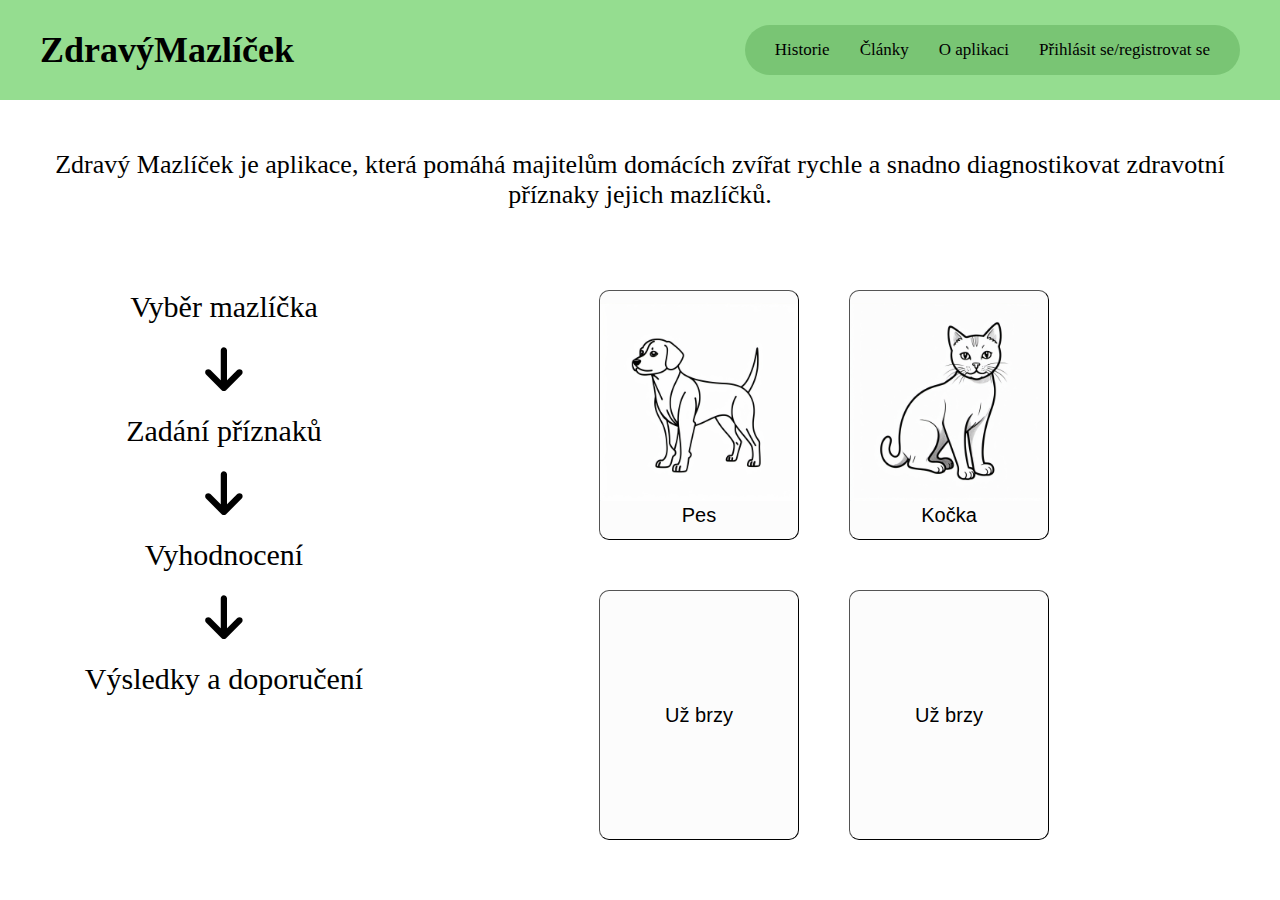
<file: frontend/index.html>
<!DOCTYPE html>
<html lang="cs">
  <head>
    <meta charset="UTF-8" />
    <title>Main page</title>
    <meta name="viewport" content="width=device-width, initial-scale=1" />
    <link rel="stylesheet" href="styles/style.css" />
    <link
      rel="stylesheet"
      href="https://cdnjs.cloudflare.com/ajax/libs/font-awesome/6.0.0-beta3/css/all.min.css"
    />
    <script src="script/app.js"></script>
  </head>

  <body class="index">
    <header>
      <div class="centerHeader">
        <div class="appName">
          <h1>ZdravýMazlíček</h1>
        </div>
        <nav>
          <a href="index.html">Domů</a>
          <a href="history.html">Historie</a>
          <a href="articles.html">Články</a>
          <a href="about_app.html">O aplikaci</a>
          <a href="sign_in_register.html">Přihlásit se/registrovat se</a>
        </nav>
      </div>
    </header>

    <article>
      <p>
        Zdravý Mazlíček je aplikace, která pomáhá majitelům domácích zvířat
        rychle a snadno diagnostikovat zdravotní příznaky jejich mazlíčků.
      </p>
    </article>

    <div class="mainAsideLayout">
      <aside>
        <div>Vyběr mazlíčka</div>
        <i class="fa-sharp fa-solid fa-arrow-down"></i>
        <div>Zadání příznaků</div>
        <i class="fa-sharp fa-solid fa-arrow-down"></i>
        <div>Vyhodnocení</div>
        <i class="fa-sharp fa-solid fa-arrow-down"></i>
        <div>Výsledky a doporučení</div>
      </aside>
      <main>
        <div class="main">
          <div class="mainButtonContainer">
            <a href="search_page.html">
              <button class="mainButton">
                <img src="images/dog.jpg" />
                <span>Pes</span>
              </button>
            </a>
            <a href="search_page.html">
              <button class="mainButton">
                <img src="images/cat.jpg" />
                <span>Kočka</span>
              </button>
            </a>
            <a href="search_page" class="disabled-link">
              <button class="mainButton">
                <span>Už brzy</span>
              </button>
            </a>
            <a href="search_page" class="disabled-link">
              <button class="mainButton">
                <span>Už brzy </span>
              </button>
            </a>
          </div>
        </div>
      </main>
    </div>
  </body>
</html>
</file>
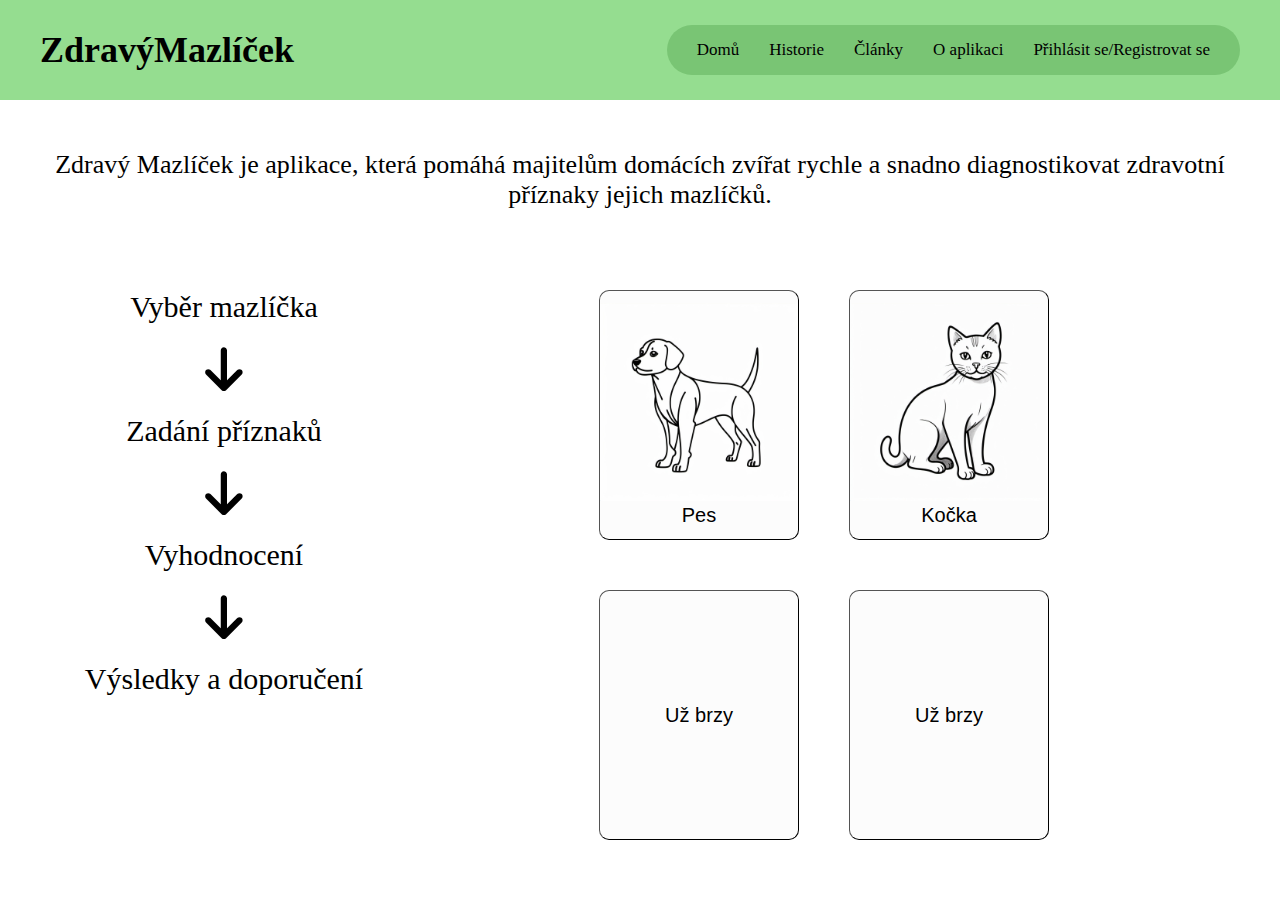
<file: frontend/templates/index.html>
<!DOCTYPE html>
<html lang="cs">
  <head>
    <meta charset="UTF-8" />
    <title>Zdravý Mazlíček</title>
    <meta name="viewport" content="width=device-width, initial-scale=1" />
    <link rel="stylesheet" href="../static/css/style.css" />
    <link
      rel="stylesheet"
      href="https://cdnjs.cloudflare.com/ajax/libs/font-awesome/6.0.0-beta3/css/all.min.css"
    />
    <script src="../static/js/app.js"></script>
  </head>

  <body class="index">
    <header>
      <div class="centerHeader">
        <div class="appName">
          <h1>ZdravýMazlíček</h1>
        </div>
       <nav>
  <a href="/">Domů</a>
  <a href="history.html">Historie</a>
  <a href="articles.html">Články</a>
  <a href="about_app.html">O aplikaci</a>

  <!-- Tento odkaz se skryje po přihlášení -->
  <a id="loginLink" href="sign_in_register.html">Přihlásit se/Registrovat se</a>

  <!-- Tyto dva se objeví až po přihlášení -->
  <a id="accountLink" href="account.html" class="hidden">Můj účet</a>
  <a id="logoutLink"  href="#"          class="hidden">Odhlásit se</a>
</nav>

      </div>
    </header>

    <article>
      <p>
        Zdravý Mazlíček je aplikace, která pomáhá majitelům domácích zvířat
        rychle a snadno diagnostikovat zdravotní příznaky jejich mazlíčků.
      </p>
    </article>

    <div class="mainAsideLayout">
      <aside>
        <div>Vyběr mazlíčka</div>
        <i class="fa-sharp fa-solid fa-arrow-down"></i>
        <div>Zadání příznaků</div>
        <i class="fa-sharp fa-solid fa-arrow-down"></i>
        <div>Vyhodnocení</div>
        <i class="fa-sharp fa-solid fa-arrow-down"></i>
        <div>Výsledky a doporučení</div>
      </aside>
      <main>
        <div class="main">
          <div class="mainButtonContainer">
            <a href="search_page.html"  onclick="selectSpecies('Pes')">
    <button class="mainButton">
      <img src="../static/images/dog.jpg" />
      <span>Pes</span>
    </button>
  </a>
             <a href="search_page.html"  onclick="selectSpecies('Kočka')">
    <button class="mainButton">
      <img src="../static/images/cat.jpg" />
      <span>Kočka</span>
    </button>
  </a>
            <a href="search_page" class="disabled-link">
              <button class="mainButton">
                <span>Už brzy</span>
              </button>
            </a>
            <a href="search_page" class="disabled-link">
              <button class="mainButton">
                <span>Už brzy </span>
              </button>
            </a>
          </div>
        </div>
      </main>
    </div>
  </body>
</html>
</file>
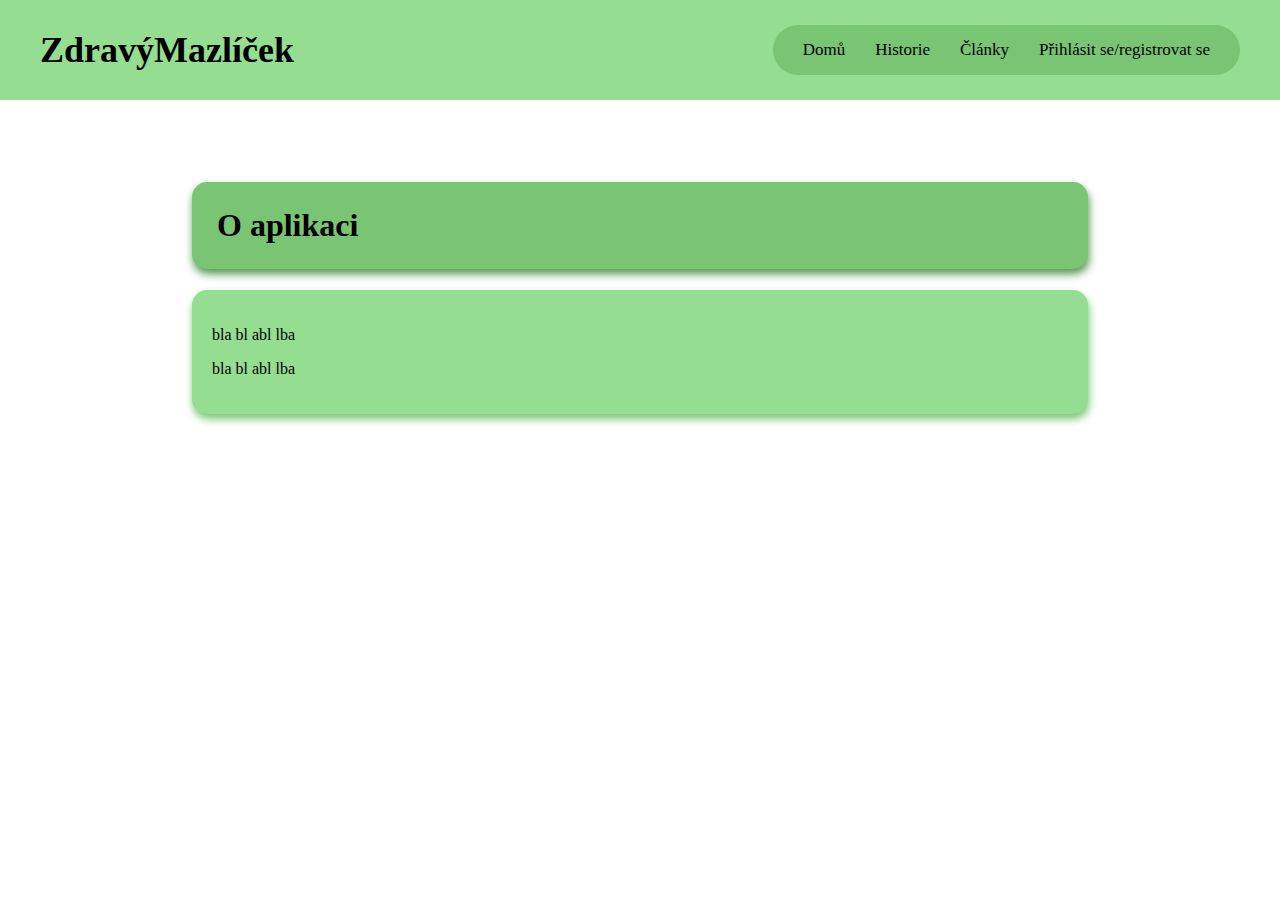
<file: frontend/about_app.html>
<!DOCTYPE html>
<html lang="cs">
  <head>
    <meta charset="UTF-8" />
    <title>About app page</title>
    <meta name="viewport" content="width=device-width, initial-scale=1" />
    <link rel="stylesheet" href="styles/style.css" />
    <script src="script/app.js"></script>
  </head>

  <body class="about_app">
    <header>
      <div class="centerHeader">
        <div class="appName">
          <h1>ZdravýMazlíček</h1>
        </div>
        <nav>
          <a href="index.html">Domů</a>
          <a href="history.html">Historie</a>
          <a href="articles.html">Články</a>
          <a href="about_app.html">O aplikaci</a>
          <a href="sign_in_register.html">Přihlásit se/registrovat se</a>
        </nav>
      </div>
    </header>

    <main>
      <h1>O aplikaci</h1>
      <div class="content">
        <p>bla bl abl lba</p>
        <p>bla bl abl lba</p>
      </div>
    </main>
  </body>
</html>
</file>
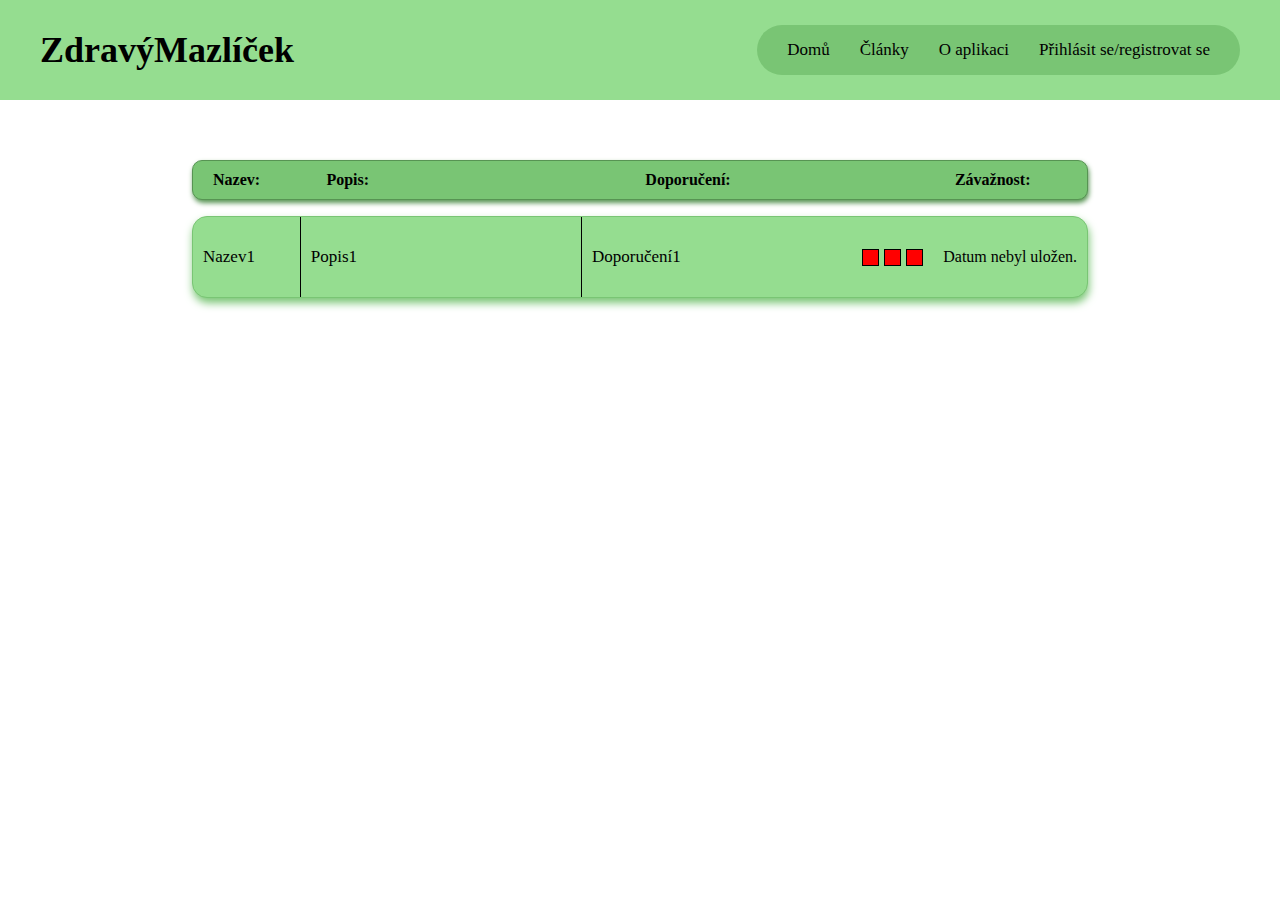
<file: frontend/history.html>
<!DOCTYPE html>
<html lang="cs">
  <head>
    <meta charset="UTF-8" />
    <title>History page</title>
    <meta name="viewport" content="width=device-width, initial-scale=1" />
    <link rel="stylesheet" href="styles/style.css" />
    <script src="script/app.js"></script>
  </head>

  <body class="history">
    <header>
      <div class="centerHeader">
        <div class="appName">
          <h1>ZdravýMazlíček</h1>
        </div>
        <nav>
          <a href="index.html">Domů</a>
          <a href="history.html">Historie</a>
          <a href="articles.html">Články</a>
          <a href="about_app.html">O aplikaci</a>
          <a href="sign_in_register.html">Přihlásit se/registrovat se</a>
        </nav>
      </div>
    </header>
    <main>
      <div class="list-header">
        <div class="header-section">Nazev:</div>
        <div class="header-section">Popis:</div>
        <div class="header-section">Doporučení:</div>
        <div class="header-section">Závažnost:</div>
      </div>
      <ul class="custom-list">
        <li>
          <div class="item-section">Nazev1</div>
          <div class="item-section">Popis1</div>
          <div class="item-section">Doporučení1</div>
          <div class="severity">
            <span class="severity-box1 severity-box2 severity-box3"></span>
            <span class="severity-box2 severity-box3"></span>
            <span class="severity-box3"></span>
          </div>
          <p id="displayDate">Datum není uložen</p>
        </li>
      </ul>
    </main>
  </body>
</html>
</file>
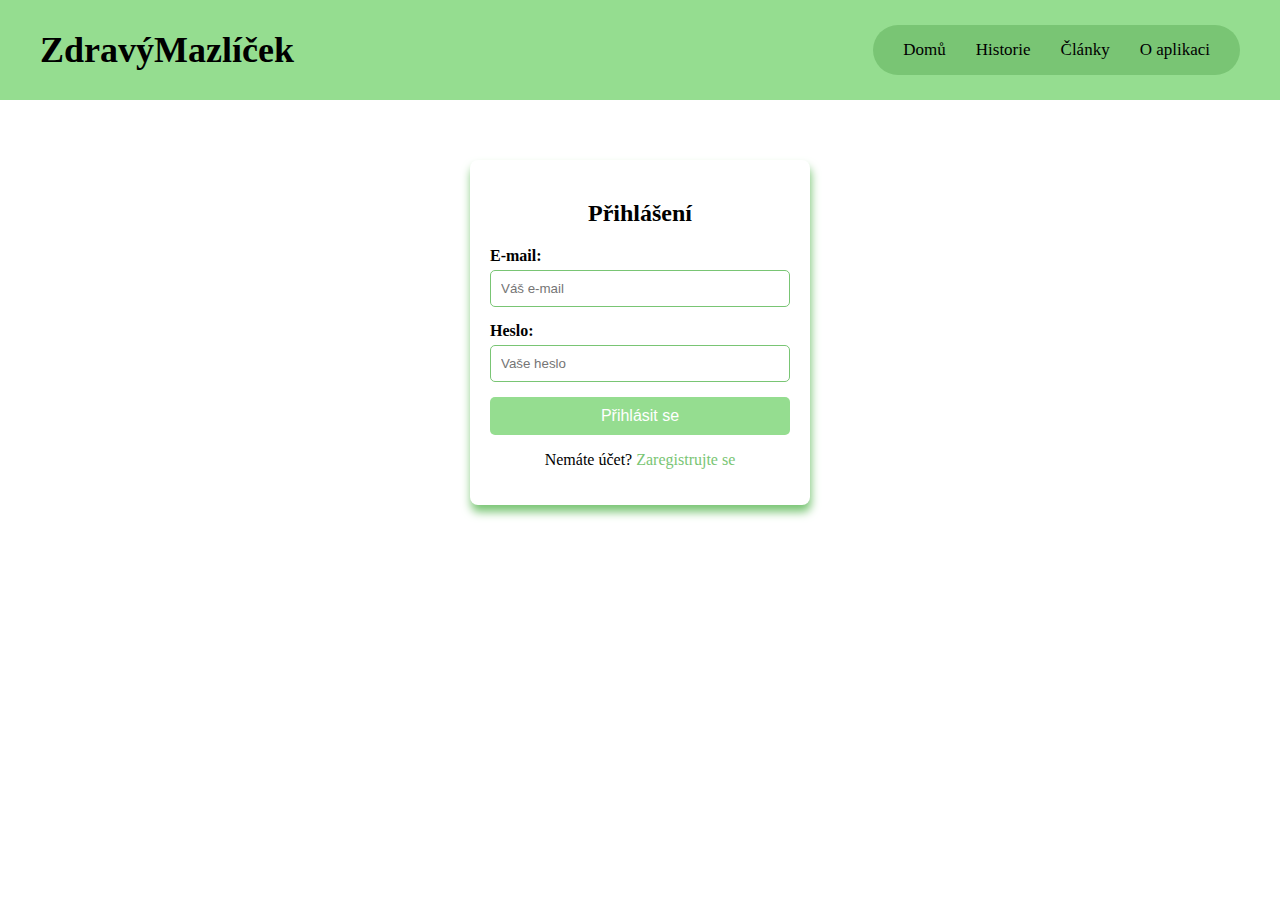
<file: frontend/sign_in_register.html>
<!DOCTYPE html>
<html lang="cs">
  <head>
    <meta charset="UTF-8" />
    <title>Sing in or register page</title>
    <meta name="viewport" content="width=device-width, initial-scale=1" />
    <link rel="stylesheet" href="styles/style.css" />
    <script src="script/app.js"></script>
  </head>

  <body class="sign_in_register ">
    <header>
      <div class="centerHeader">
        <div class="appName">
          <h1>ZdravýMazlíček</h1>
        </div>
        <nav>
          <a href="index.html">Domů</a>
          <a href="history.html">Historie</a>
          <a href="articles.html">Články</a>
          <a href="about_app.html">O aplikaci</a>
          <a href="sign_in_register.html">Přihlásit se/registrovat se</a>
        </nav>
      </div>  
    </header>
<main>
    <div class="container" id="loginContainer">
      <h2>Přihlášení</h2>
      <form id="loginForm">
          <label for="email">E-mail:</label>
          <input type="email" id="email" name="email" placeholder="Váš e-mail" required>

          <label for="password">Heslo:</label>
          <input type="password" id="password" name="password" placeholder="Vaše heslo" required>

          <button type="submit">Přihlásit se</button>
      </form>
      <div class="switch">
          <p>Nemáte účet? <a href="#" onclick="showRegister()">Zaregistrujte se</a></p>
      </div>
  </div>

  <div class="container" id="registerContainer" style="display: none;">
      <h2>Registrace</h2>
      <form id="registerForm">
          <label for="regEmail">E-mail:</label>
          <input type="email" id="regEmail" name="regEmail" placeholder="Váš e-mail" required>

          <label for="regPassword">Heslo:</label>
          <input type="password" id="regPassword" name="regPassword" placeholder="Vaše heslo" required>

          <label for="confirmPassword">Potvrzení hesla:</label>
          <input type="password" id="confirmPassword" name="confirmPassword" placeholder="Potvrďte heslo" required>

          <button type="submit">Registrovat se</button>
      </form>
      <div class="switch">
          <p>Už máte účet? <a href="#" onclick="showLogin()">Přihlaste se</a></p>
      </div>
  </div>
</main>
  </body>
  
</html>
</file>
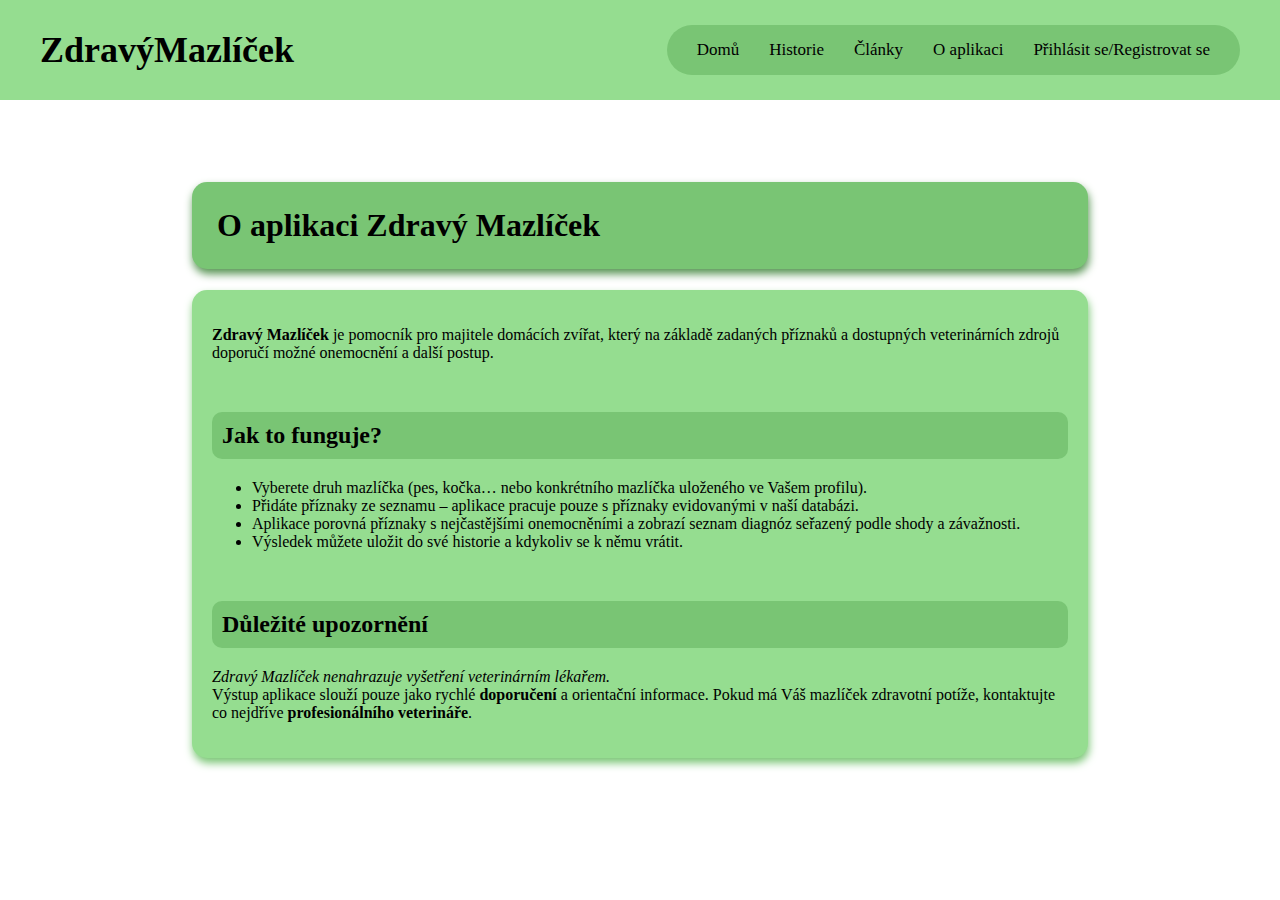
<file: frontend/templates/about_app.html>
<!DOCTYPE html>
<html lang="cs">
<head>
  <meta charset="UTF-8">
  <title>O aplikaci Zdravý Mazlíček</title>
  <meta name="viewport" content="width=device-width, initial-scale=1">
  <link rel="stylesheet" href="../static/css/style.css">
  <script defer src="../static/js/app.js"></script>
</head>
<body class="about_app">
<header>
  <div class="centerHeader">
    <div class="appName"><h1>ZdravýMazlíček</h1></div>
    <nav>
      <a href="/">Domů</a>
      <a href="history.html">Historie</a>
      <a href="articles.html">Články</a>
      <a href="about_app.html">O&nbsp;aplikaci</a>

      <!-- auth odkazy vyřeší app.js -->
      <a id="loginLink"   href="sign_in_register.html">Přihlásit se/Registrovat se</a>
      <a id="accountLink" href="account.html" class="hidden">Můj účet</a>
      <a id="logoutLink"  href="#"            class="hidden">Odhlásit se</a>
    </nav>
  </div>
</header>

<main>
  <h1>O aplikaci Zdravý Mazlíček</h1>

  <div class="content">
    <p><strong>Zdravý Mazlíček</strong> je pomocník pro majitele domácích zvířat,
       který na základě zadaných příznaků a dostupných veterinárních zdrojů
       doporučí možné onemocnění a další postup.</p>

    <h2>Jak to funguje?</h2>
    <ul>
      <li>Vyberete druh mazlíčka (pes, kočka… nebo konkrétního mazlíčka
          uloženého ve Vašem profilu).</li>
      <li>Přidáte příznaky ze seznamu – aplikace pracuje pouze
          s&nbsp;příznaky evidovanými v naší databázi.</li>
      <li>Aplikace porovná příznaky s&nbsp;nejčastějšími onemocněními
          a&nbsp;zobrazí seznam diagnóz seřazený podle shody a závažnosti.</li>
      <li>Výsledek můžete uložit do své historie a&nbsp;kdykoliv se k&nbsp;němu vrátit.</li>
    </ul>

    <h2>Důležité upozornění</h2>
    <p>
      <em>Zdravý Mazlíček nenahrazuje vyšetření veterinárním lékařem.</em><br>
      Výstup aplikace slouží pouze jako rychlé <strong>doporučení</strong>
      a orientační informace. Pokud má Váš mazlíček zdravotní potíže,
      kontaktujte co nejdříve <strong>profesionálního veterináře</strong>.
    </p>
  </div>
</main>
</body>
</html>
</file>
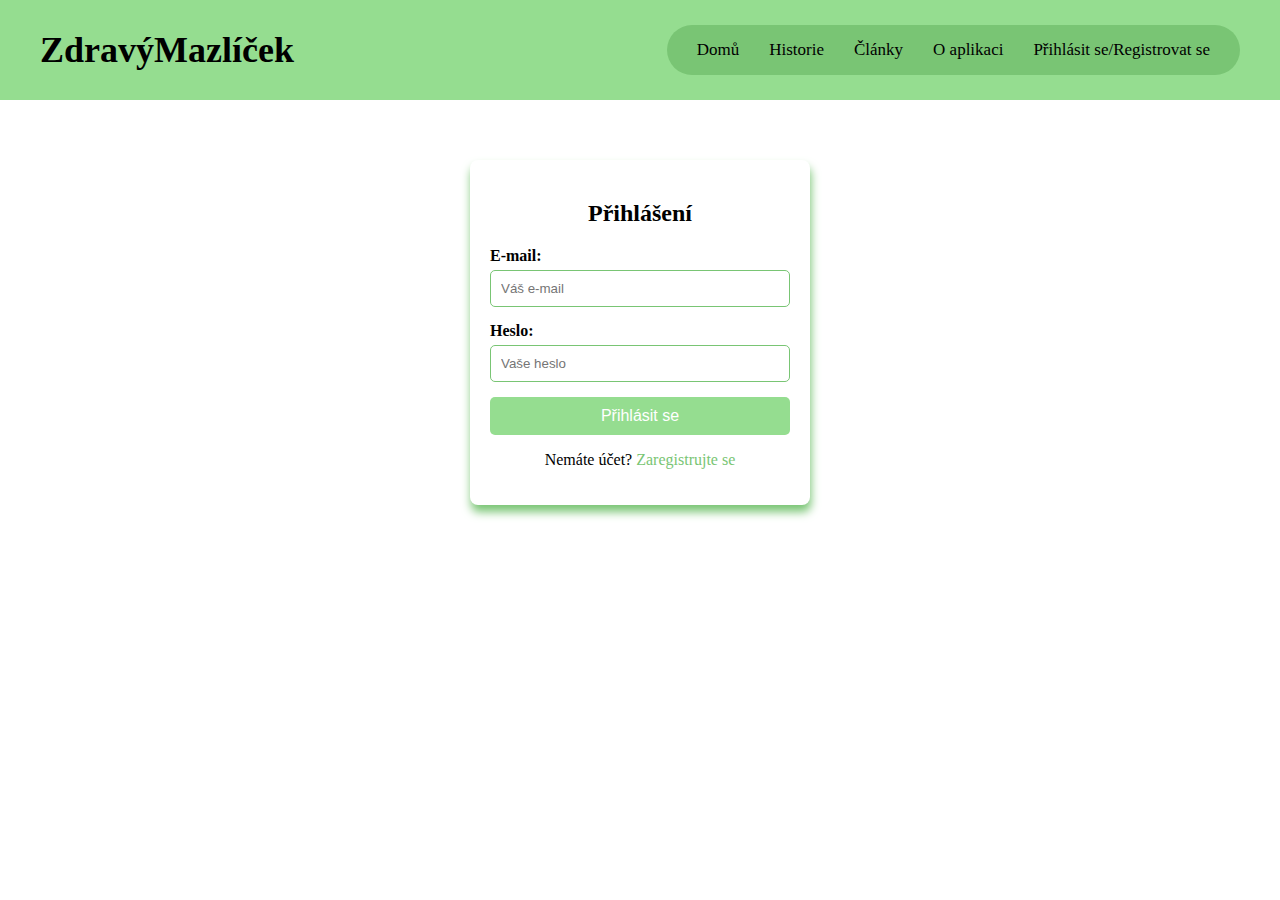
<file: frontend/templates/account.html>
<!DOCTYPE html>
<html lang="cs">
<head>
  <meta charset="UTF-8">
  <title>Můj účet</title>
  <meta name="viewport" content="width=device-width, initial-scale=1">
  <link rel="stylesheet" href="../static/css/style.css">
  <script defer src="../static/js/app.js"></script>
  <script defer src="../static/js/account.js"></script>
</head>
<body class="about_app">
  <header>
    <div class="centerHeader">
      <div class="appName"><h1>ZdravýMazlíček</h1></div>
     <nav>
  <a href="/">Domů</a>
  <a href="history.html">Historie</a>
  <a href="articles.html">Články</a>
  <a href="about_app.html">O aplikaci</a>

  <!-- Tento odkaz se skryje po přihlášení -->
  <a id="loginLink" href="sign_in_register.html">Přihlásit se/Registrovat se</a>

  <!-- Tyto dva se objeví až po přihlášení -->
  <a id="accountLink" href="account.html" class="hidden">Můj účet</a>
  <a id="logoutLink"  href="#"          class="hidden">Odhlásit se</a>
</nav>

    </div>
  </header>

  <main>
    <h1>Můj účet</h1>
    <p>E‑mail: <strong id="userEmail"></strong></p>

    <h2>Změna hesla</h2>
    <form id="passForm">
      <input type="password" name="newPassword" placeholder="Nové heslo" required>
      <input type="password" name="confirmNewPassword" placeholder="Potvrdit heslo" required>
      <button type="submit">Uložit</button>
    </form>

    <h2>Moji mazlíčci</h2>
    <ul id="petList"></ul>

    <h3>Přidat mazlíčka</h3>
    <form id="addPetForm">
      <input name="petName" placeholder="Jméno" required>
      <input name="species" placeholder="Druh (pes, kočka…)" required>
      <input name="age" type="number" placeholder="Věk">
      <button type="submit">Přidat</button>
    </form>
  </main>
</body>
</html>
</file>
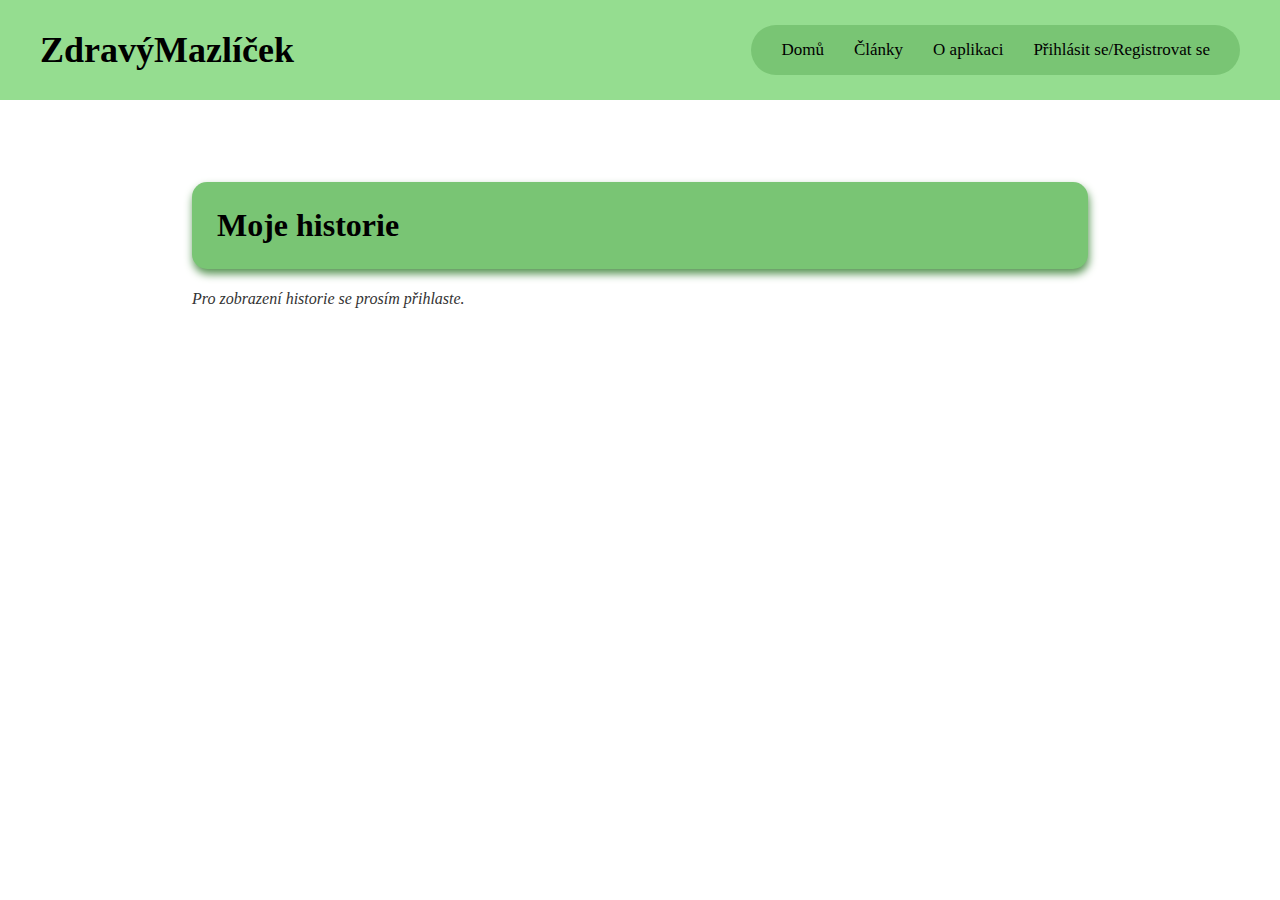
<file: frontend/templates/history.html>
<!DOCTYPE html>
<html lang="cs">
<head>
  <meta charset="UTF-8" />
  <title>Moje historie</title>
  <meta name="viewport" content="width=device-width, initial-scale=1" />
  <link rel="stylesheet" href="../static/css/style.css" />
  <script defer src="../static/js/app.js"></script>
  <script defer src="../static/js/history.js"></script>
</head>
<body class="history">
  <header>
    <div class="centerHeader">
      <div class="appName"><h1>ZdravýMazlíček</h1></div>
      <nav>
        <a href="/">Domů</a>
        <a href="articles.html">Články</a>
        <a href="about_app.html">O aplikaci</a>
        <a id="accountLink" href="account.html" class="hidden">Můj účet</a>
        <a id="logoutLink" href="#" class="hidden">Odhlásit se</a>
        <a id="loginLink"  href="sign_in_register.html">Přihlásit se/Registrovat se</a>
      </nav>
    </div>
  </header>

  <main>
    <h1>Moje historie</h1>

    <table id="historyTable" class="custom-list">
      <thead>
        <tr>
          <th>Datum</th>
          <th>Mazlíček</th>
          <th>Diagnóza</th>
        </tr>
      </thead>
      <tbody></tbody>
    </table>

    <p id="noHistory" style="display:none;color:#333;font-style:italic;"></p>
  </main>
</body>
</html>
</file>
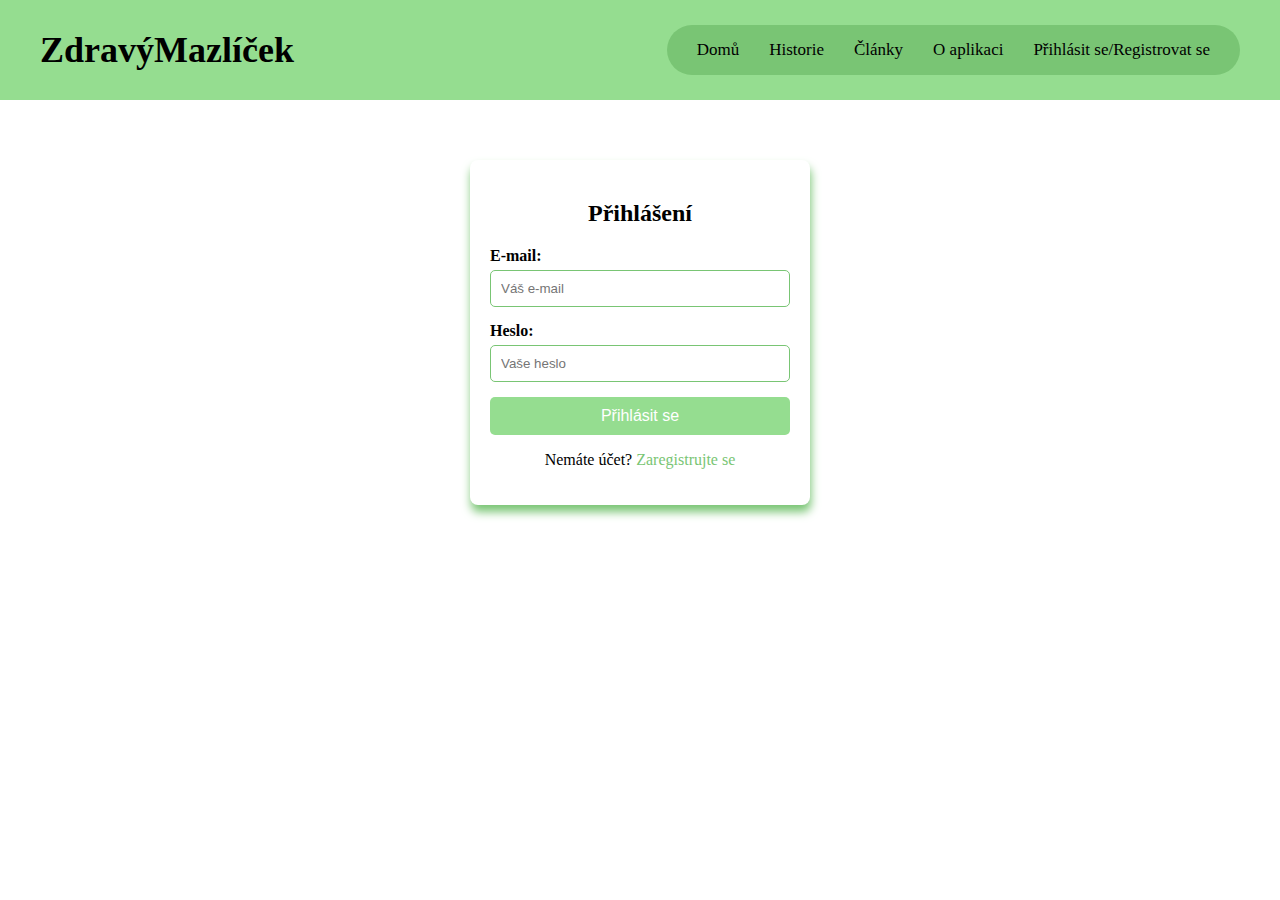
<file: frontend/templates/sign_in_register.html>
<!DOCTYPE html>
<html lang="cs">
  <head>
    <meta charset="UTF-8" />
    <title>Sing in or register page</title>
    <meta name="viewport" content="width=device-width, initial-scale=1" />
    <link rel="stylesheet" href="../static/css/style.css" />
    <script src="../static/js/app.js"></script>
    <script defer src="../static/js/auth.js"></script>
  </head>

  <body class="sign_in_register ">
    <header>
      <div class="centerHeader">
        <div class="appName">
          <h1>ZdravýMazlíček</h1>
        </div>
        <nav>
  <a href="/">Domů</a>
  <a href="history.html">Historie</a>
  <a href="articles.html">Články</a>
  <a href="about_app.html">O aplikaci</a>

  <!-- Tento odkaz se skryje po přihlášení -->
  <a id="loginLink" href="sign_in_register.html">Přihlásit se/Registrovat se</a>

  <!-- Tyto dva se objeví až po přihlášení -->
  <a id="accountLink" href="account.html" class="hidden">Můj účet</a>
  <a id="logoutLink"  href="#"          class="hidden">Odhlásit se</a>
</nav>

      </div>  
    </header>
<main>
    <div class="container" id="loginContainer">
      <h2>Přihlášení</h2>
      <form id="loginForm">
          <label for="email">E-mail:</label>
          <input type="email" id="email" name="email" placeholder="Váš e-mail" required>

          <label for="password">Heslo:</label>
          <input type="password" id="password" name="password" placeholder="Vaše heslo" required>

          <button type="submit">Přihlásit se</button>
      </form>
      <div class="switch">
          <p>Nemáte účet? <a href="#" onclick="showRegister()">Zaregistrujte se</a></p>
      </div>
  </div>

  <div class="container" id="registerContainer" style="display: none;">
      <h2>Registrace</h2>
      <form id="registerForm">
          <label for="regEmail">E-mail:</label>
          <input type="email" id="regEmail" name="regEmail" placeholder="Váš e-mail" required>

          <label for="regPassword">Heslo:</label>
          <input type="password" id="regPassword" name="regPassword" placeholder="Vaše heslo" required>

          <label for="confirmPassword">Potvrzení hesla:</label>
          <input type="password" id="confirmPassword" name="confirmPassword" placeholder="Potvrďte heslo" required>

          <button type="submit">Registrovat se</button>
      </form>
      <div class="switch">
          <p>Už máte účet? <a href="#" onclick="showLogin()">Přihlaste se</a></p>
      </div>
  </div>
</main>
  </body>
  
</html>
</file>
<file: frontend/styles/style.css>
/*Styles for every html page*/
body {
  margin: 0;
}
main {
  width: 70%;
  padding: 10px;
}
header {
  padding: 5px;
  min-width: 1200px;
  background-color: #95dd90;
}
.centerHeader {
  width: 1200px;
  display: grid;
  grid-template-columns: auto max-content;
  margin: 0 auto;
  align-items: center;
}
nav {
  display: flex;
  align-items: center;
  width: max-content;
  background-color: #79c574;
  border-radius: 50px;
  padding-right: 30px;
  height: 50px;
}
.appName {
  font-size: 18px;
  display: flex;
  align-items: center;
}
nav > a {
  margin-left: 30px;
  font-size: 17px;
}
.mainAsideLayout {
  width: 1200px;
  margin: 0 auto;
  display: flex;
}

aside {
  width: 30%;
  padding: 10px;
  text-align: center;
}

a {
  color: #000000;
  text-decoration: none;
}
.hidden {
  display: none;
}
.disabled-link {
  pointer-events: none;
  cursor: default;
}
header {
  margin-bottom: 50px;
}

/*Styles for index page*/
body.index article {
  width: 1200px;
  margin: 0 auto;
  margin-bottom: 70px;
  text-align: center;
}
body.index article > p {
  font-size: 26px;
}

body.index .main {
  display: flex;
  justify-content: center;
  align-items: center;
  text-align: justify;
}

body.index .mainButtonContainer {
  display: grid;
  grid-template-columns: repeat(2, 1fr);
  gap: 50px;
}

body.index .mainButton {
  width: 200px;
  height: 250px;
  padding: 0;
  background-color: #fcfcfc;
  cursor: pointer;
  border-radius: 10px;
  border-width: 1px;
}

body.index .mainButton img {
  width: 100%;
  height: 80%;
}

body.index .mainButton span {
  font-size: 20px;
  text-align: center;
}

body.index .mainLayout {
  display: flex;
  justify-content: center;
}

body.index .fa-arrow-down {
  font-size: 50px;
  margin-top: 20px;
  margin-bottom: 20px;
}
body.index .mainAsideLayout > aside > div {
  font-size: 30px;
}

/*Styles for search page */
body.search_page .mainAsideLayout {
  margin-top: 100px;
  margin-bottom: 50px;
}
body.search_page label {
  font-size: 25px;
}
body.search_page .mainAsideLayout > aside > div {
  font-size: 25px;
}
body.search_page #inputField {
  width: 500px;
  height: 40px;
  font-size: 18px;
  border-radius: 50px;
  margin: 20px 0px;
  text-align: center;
}
body.search_page #inputField::placeholder {
  font-style: italic;
  opacity: 0.6;
}
body.search_page #searchButtons {
  display: grid;
  grid-template-columns: 47% 47%;
}

body.search_page #submitButton {
  height: 45px;
  width: 120px;
  font-size: 17px;
  border-radius: 15px;
}
body.search_page #addSymptomButton {
  height: 45px;
  width: 120px;
  font-size: 17px;
  border-radius: 15px;
}

body.search_page aside {
  background-color: #95dd90;
  border-radius: 15px;
  box-shadow: 1px 7px 10px #79c574;
}

/*Styles for results page and history page and articles page*/

body.results .list-header,
body.history .list-header,
body.articles .list-header {
  display: flex;
  justify-content: space-between;
  align-items: center;
  background-color: #79c574;
  padding: 10px;
  border: 1px solid #579453;
  font-weight: bold;
  border-radius: 10px;
  box-shadow: 1px 3px 5px #579453;
}

body.results .list-header .header-section,
body.history .list-header .header-section,
body.articles .list-header .header-section {
  text-align: left;
  padding: 0 10px;
  flex: 1;
}

body.results .list-header .header-section:nth-of-type(1),
body.history .list-header .header-section:nth-of-type(1),
body.articles .list-header .header-section:nth-of-type(1) {
  flex: 0.5;
}

body.results .list-header .header-section:nth-of-type(2),
body.history .list-header .header-section:nth-of-type(2) {
  flex: 1.6;
}

body.results .list-header .header-section:nth-of-type(3) {
  flex: 1.5;
}

body.results .list-header .header-section:nth-of-type(4) {
  flex: 0.9;
}

body.results .custom-list,
body.history .custom-list,
body.articles .custom-list {
  list-style-type: none;
  background-color: #95dd90;
  border: 1px solid #79c574;
  box-shadow: 1px 5px 8px #79c574;
  border-radius: 15px;
  height: 80px;
  padding-left: 0;
}

body.results .custom-list li,
body.history .custom-list li,
body.articles .custom-list li {
  display: flex;
  justify-content: space-between;
  align-items: center;
  height: 80px;
}

body.results .item-section,
body.history .item-section,
body.articles .item-section {
  flex: 1;
  display: flex;
  align-items: center;
  justify-content: flex-start;
  padding: 0 10px;
  text-align: left;
  border-right: 1px solid #000;
  height: 100%;
  font-size: 17px;
}

body.results .item-section:nth-of-type(1),
body.history .item-section:nth-of-type(1) {
  flex: 0.5;
}

body.results .item-section:nth-of-type(2),
body.history .item-section:nth-of-type(2) {
  flex: 1.5;
}

body.results .item-section:nth-of-type(3),
body.history .item-section:nth-of-type(3) {
  flex: 1.5;
  border-right: none;
}

body.results .severity,
body.history .severity {
  display: flex;
  gap: 5px;
  align-items: center;
  padding-right: 10px;
}
body.results .severity-box1,
.severity-box2,
.severity-box3,
body.histry .severity-box1,
.severity-box2,
.severity-box3 {
  width: 15px;
  height: 15px;
  border: 1px solid #000;
  background-color: white;
}
body.results .severity-box1,
body.history .severity-box1 {
  background-color: #95ff00;
}
body.results .severity-box2,
body.history .severity-box2 {
  background-color: #ff5e00;
}
body.results .severity-box3,
body.history .severity-box3 {
  background-color: #ff0000;
}

/*styles for results page only*/
body.results #histroyButton {
  margin-left: 10px;
  padding: 5px 10px;
  font-size: 14px;
  border-radius: 5px;
  cursor: pointer;
  margin-right: 5px;
}

#displayDate {
  margin: 0px 10px;
}
body.history .list-header .header-section:nth-of-type(3) {
  flex: 1.55;
}

body.history .list-header .header-section:nth-of-type(4) {
  flex: 0.6;
}

/*Styles for articles page*/
body.articles .list-header .header-section:nth-of-type(2) {
  flex: 0.6;
}

body.articles .list-header .header-section:nth-of-type(3) {
  flex: 1.55;
}

body.articles .item-section:nth-of-type(1) {
  flex: 0.63;
}

body.articles .item-section:nth-of-type(2) {
  flex: 0.7;
}

body.articles .item-section:nth-of-type(3) {
  flex: 1.55;
  border-right: none;
}
/*styles for about app page*/

body.about_app .content {
  background-color: #95dd90;
  border-radius: 15px;
  padding: 20px;
  box-shadow: 1px 5px 8px #79c574;
}
body.about_app main h1 {
  background-color: #79c574;
  border-radius: 15px;
  padding: 25px;
  box-shadow: 1px 5px 8px #579453;
}

/*for every page except index*/
body.about_app main,
body.history main,
body.articles main,
body.results main,
body.sign_in_register main {
  margin: 0 auto;
}

/*styles for sign in or register page*/

body.sign_in_register .container {
  padding: 20px;
  border-radius: 8px;
  box-shadow: 1px 7px 10px #79c574;
  width: 300px;
}
body.sign_in_register h2 {
  text-align: center;
  margin-bottom: 20px;
}
body.sign_in_register form {
  display: flex;
  flex-direction: column;
}
body.sign_in_register label {
  margin-bottom: 5px;
  font-weight: bold;
}
body.sign_in_register input {
  padding: 10px;
  margin-bottom: 15px;
  border: 1px solid #79c574;
  border-radius: 5px;
}
body.sign_in_register button {
  background-color: #95dd90;
  color: white;
  border: none;
  padding: 10px;
  border-radius: 5px;
  cursor: pointer;
  font-size: 16px;
}
body.sign_in_register button:hover {
  background-color: #79c574;
}
body.sign_in_register .switch {
  text-align: center;
  margin-top: 10px;
}
body.sign_in_register .switch a {
  color: #79c574;
  text-decoration: none;
}
body.sign_in_register main {
    margin: 0 auto;
    display: flex;
    justify-content: center;
}
</file>
<file: frontend/static/css/style.css>
/*Styles for every html page*/
body {
  margin: 0;
}
main {
  width: 70%;
  padding: 10px;
}
header {
  padding: 5px;
  min-width: 1200px;
  background-color: #95dd90;
}
.centerHeader {
  width: 1200px;
  display: grid;
  grid-template-columns: auto max-content;
  margin: 0 auto;
  align-items: center;
}
nav {
  display: flex;
  align-items: center;
  width: max-content;
  background-color: #79c574;
  border-radius: 50px;
  padding-right: 30px;
  height: 50px;
}
.appName {
  font-size: 18px;
  display: flex;
  align-items: center;
}
nav > a {
  margin-left: 30px;
  font-size: 17px;
}
.mainAsideLayout {
  width: 1200px;
  margin: 0 auto;
  display: flex;
}

aside {
  width: 30%;
  padding: 10px;
  text-align: center;
}

a {
  color: #000000;
  text-decoration: none;
}
.hidden {
  display: none;
}
.disabled-link {
  pointer-events: none;
  cursor: default;
}
header {
  margin-bottom: 50px;
}

/*Styles for index page*/
body.index article {
  width: 1200px;
  margin: 0 auto;
  margin-bottom: 70px;
  text-align: center;
}
body.index article > p {
  font-size: 26px;
}

body.index .main {
  display: flex;
  justify-content: center;
  align-items: center;
  text-align: justify;
}

body.index .mainButtonContainer {
  display: grid;
  grid-template-columns: repeat(2, 1fr);
  gap: 50px;
}

body.index .mainButton {
  width: 200px;
  height: 250px;
  padding: 0;
  background-color: #fcfcfc;
  cursor: pointer;
  border-radius: 10px;
  border-width: 1px;
}

body.index .mainButton img {
  width: 100%;
  height: 80%;
}

body.index .mainButton span {
  font-size: 20px;
  text-align: center;
}

body.index .mainLayout {
  display: flex;
  justify-content: center;
}

body.index .fa-arrow-down {
  font-size: 50px;
  margin-top: 20px;
  margin-bottom: 20px;
}
body.index .mainAsideLayout > aside > div {
  font-size: 30px;
}

/*Styles for search page */
body.search_page .mainAsideLayout {
  margin-top: 100px;
  margin-bottom: 50px;
}
body.search_page label {
  font-size: 25px;
}
body.search_page .mainAsideLayout > aside > div {
  font-size: 25px;
}
body.search_page #inputField {
  width: 500px;
  height: 40px;
  font-size: 18px;
  border-radius: 50px;
  margin: 20px 0px;
  text-align: center;
}
body.search_page #inputField::placeholder {
  font-style: italic;
  opacity: 0.6;
}
 body.search_page #halfSearchButtons, body.search_page .insertSpace  {
  display: grid;
  grid-template-columns: 50% 50%;
 }

 body.search_page #searchButtons{
   display: flex;
 }
body.search_page .pushRight{
  margin-left: auto;
}

body.search_page #submitButton {
  height: 45px;
  width: 120px;
  font-size: 17px;
  border-radius: 15px;
  background-color: #95dd90;
}
body.search_page #addSymptomButton {
  height: 45px;
  width: 120px;
  font-size: 17px;
  border-radius: 15px;
  background-color: #95dd90;
}

body.search_page aside {
  background-color: #95dd90;
  border-radius: 15px;
  box-shadow: 1px 7px 10px #79c574;
  min-height: 500px;
}

/*Styles for results page and history page and articles page*/

body.results .list-header,
body.history .list-header,
body.articles .list-header {
  display: flex;
  justify-content: space-between;
  align-items: center;
  background-color: #79c574;
  padding: 10px;
  border: 1px solid #579453;
  font-weight: bold;
  border-radius: 10px;
  box-shadow: 1px 3px 5px #579453;
}

body.results .list-header .header-section,
body.history .list-header .header-section,
body.articles .list-header .header-section {
  text-align: left;
  padding: 0 10px;
  flex: 1;
}

body.results .list-header .header-section:nth-of-type(1),
body.history .list-header .header-section:nth-of-type(1),
body.articles .list-header .header-section:nth-of-type(1) {
  flex: 0.3;
}

body.results .list-header .header-section:nth-of-type(2),
body.history .list-header .header-section:nth-of-type(2) {
  flex: 0.9;
}

body.results .list-header .header-section:nth-of-type(3) {
  flex: 1.5;
}

body.results .list-header .header-section:nth-of-type(4) {
  flex: 0.9;
}

body.results .custom-list,
body.history .custom-list {
  list-style-type: none;
  background-color: #95dd90;
  border: 1px solid #79c574;
  box-shadow: 1px 5px 8px #79c574;
  border-radius: 15px;
  padding-left: 0;
}

body.results .custom-list li,
body.history .custom-list li,
body.articles .custom-list li {
  display: flex;
  justify-content: space-between;
  align-items: center;
  height: 80px;
}

body.results .item-section,
body.history .item-section,
body.articles .item-section {
  flex: 1;
  display: flex;
  align-items: center;
  justify-content: flex-start;
  padding: 0 10px;
  text-align: left;
  border-right: 1px solid #000;
  height: 100%;
  font-size: 17px;
}

body.results .item-section:nth-of-type(1),
body.history .item-section:nth-of-type(1) {
  flex: 0.5;
}

body.results .item-section:nth-of-type(2),
body.history .item-section:nth-of-type(2) {
  flex: 1.5;
}

body.results .item-section:nth-of-type(3),
body.history .item-section:nth-of-type(3) {
  flex: 1.5;
  border-right: none;
}

body.results .severity,
body.history .severity {
  display: flex;
  gap: 5px;
  align-items: center;
  padding-right: 10px;
}
body.results .severity-box1,
.severity-box2,
.severity-box3,
body.histry .severity-box1,
.severity-box2,
.severity-box3 {
  width: 15px;
  height: 15px;
  border: 1px solid #000;
  background-color: white;
}
body.results .severity-box1,
body.history .severity-box1 {
  background-color: #95ff00;
}
body.results .severity-box2,
body.history .severity-box2 {
  background-color: #ff5e00;
}
body.results .severity-box3,w
body.history .severity-box3 {
  background-color: #ff0000;
}

/*css for results page only*/
body.results #histroyButton {
  margin-left: 10px;
  padding: 5px 10px;
  font-size: 14px;
  border-radius: 5px;
  cursor: pointer;
  margin-right: 5px;
}

#displayDate {
  margin: 0px 10px;
}
body.history .list-header .header-section:nth-of-type(3) {
  flex: 1.55;
}

body.history .list-header .header-section:nth-of-type(4) {
  flex: 0.6;
}

/*Styles for articles page*/
body.articles .list-header .header-section:nth-of-type(2) {
  flex: 0.6;
}

body.articles .list-header .header-section:nth-of-type(3) {
  flex: 1.55;
}

body.articles .item-section:nth-of-type(1) {
  flex: 0.63;
}

body.articles .item-section:nth-of-type(2) {
  flex: 0.7;
}

body.articles .item-section:nth-of-type(3) {
  flex: 1.55;
  border-right: none;
}
/*css for about app page*/

body.about_app .content {
  background-color: #95dd90;
  border-radius: 15px;
  padding: 20px;
  box-shadow: 1px 5px 8px #79c574;
}
body.about_app main h1, body.history main h1, body.articles main h1 {
  background-color: #79c574;
  border-radius: 15px;
  padding: 25px;
  box-shadow: 1px 5px 8px #579453;
}

/*for every page except index*/
body.about_app main,
body.history main,
body.articles main,
body.results main,
body.sign_in_register main {
  margin: 0 auto;
}

/*css for sign in or register page*/

body.sign_in_register .container {
  padding: 20px;
  border-radius: 8px;
  box-shadow: 1px 7px 10px #79c574;
  width: 300px;
}
body.sign_in_register h2 {
  text-align: center;
  margin-bottom: 20px;
}
body.sign_in_register form {
  display: flex;
  flex-direction: column;
}
body.sign_in_register label {
  margin-bottom: 5px;
  font-weight: bold;
}
body.sign_in_register input {
  padding: 10px;
  margin-bottom: 15px;
  border: 1px solid #79c574;
  border-radius: 5px;
}
body.sign_in_register button {
  background-color: #95dd90;
  color: white;
  border: none;
  padding: 10px;
  border-radius: 5px;
  cursor: pointer;
  font-size: 16px;
}
body.sign_in_register button:hover {
  background-color: #79c574;
}
body.sign_in_register .switch {
  text-align: center;
  margin-top: 10px;
}
body.sign_in_register .switch a {
  color: #79c574;
  text-decoration: none;
}
body.sign_in_register main {
    margin: 0 auto;
    display: flex;
    justify-content: center;
}

/* --- Chips (příznaky) -------------------------------------------------- */
.symptom-chip{
  display:inline-block;
  margin:5px 6px;
  padding:5px 10px;
  background:#95dd90;
  border-radius:20px;
  box-shadow:1px 2px 3px #579453;
  font-size:15px;
  position:relative;
  color:#000;
}
.symptom-chip .remove{
  margin-left:8px;
  cursor:pointer;
  font-weight:bold;
}
/* --- Tlačítka na stránce search --------------------------------------- */
#addSymptomBtn,#submitBtn{
  height:45px;
  width:130px;
  font-size:17px;
  border-radius:15px;
  background:#95dd90;
  border:1px solid #579453;
  cursor:pointer;
}
#addSymptomBtn:hover,#submitBtn:hover{
  background:#79c574;
}


/* každý řádek */
.result-item{
  display:flex;
  align-items:center;
  border-bottom:1px solid rgba(0,0,0,0.15);
  height:80px;
}
.result-item:last-child{border-bottom:none;}

/* sloupce – šířky navazují na hlavičku */
.result-item .col-1{flex:0.5;}
.result-item .col-2{flex:1.6;}
.result-item .col-3{flex:0.4;text-align:center;}
.result-item .col-4{flex:0.4;display:flex;justify-content:center;}

/* zarovnání textu uvnitř */
.result-item .item-section{
  padding:0 10px;
  font-size:17px;
  display:flex;
  align-items:center;
}

/* --- Tří‑boxová stupnice závažnosti ----------------------------------- */
.sev-box{width:15px;height:15px;border:1px solid #000;background:#fff;margin-left:3px;}
.sev-box.green {background:#95ff00;}
.sev-box.orange{background:#ff5e00;}
.sev-box.red   {background:#ff0000;}

#symptomSelect{
  height:45px;
  font-size:17px;
  border-radius:15px;
  background: #ffffff;
  border:1px solid #9c9c9c;
  cursor:pointer;
  margin-top: 20px;
  margin-bottom: 20px;
}
#selectedList{
  padding: 0;
}
#selectedList li{
padding: 10px 20px;
}


/* ─── tabulka Historie ─────────────────────────────────────────────── */
body.history .custom-list {
  width:100%;
  border-collapse:collapse;
  margin-top:15px;
}
body.history .custom-list th,
body.history .custom-list td{
  border:1px solid #79c574;
  padding:6px 8px;
  text-align:left;
}


/* Zaoblení rohů u historie (tabulka) */
body.history .custom-list {
  border-collapse: separate;    /* aby se radius aplikoval správně */
  border-spacing: 0;
  border-radius: 15px;          /* úroveň zaoblení */
  overflow: hidden;             /* odstřihne přetekající hrany */
}

/* Zaoblení jen vrchních rohů hlavičky */
body.history .custom-list thead th:first-child {
  border-top-left-radius: 15px;
}
body.history .custom-list thead th:last-child {
  border-top-right-radius: 15px;
}

/* Zaoblení jen spodních rohů posledního řádku */
body.history .custom-list tbody tr:last-child td:first-child {
  border-bottom-left-radius: 15px;
}
body.history .custom-list tbody tr:last-child td:last-child {
  border-bottom-right-radius: 15px;
}
/* Artikelům (body.articles) zrušíme pravý okraj u seznamu i hlavičky */
body.articles .custom-list {
  border-right: none;
}

body.articles .list-header {
  border-right: none;
}
body.articles .item-section:last-of-type {
  border-right: none;

}
body.articles .custom-list li {
  margin-bottom: 20px;
list-style-type: none;
  background-color: #95dd90;
  border: 1px solid #79c574;
  border-radius: 15px;
}

body.about_app button{
   background-color: #95dd90;
  border: 1px solid #79c574;
  border-radius: 5px;
}
body.about_app h2{
  background-color: #79c574;
  padding: 10px;
  border-radius: 10px;
  margin-top: 50px;
}
</file>
